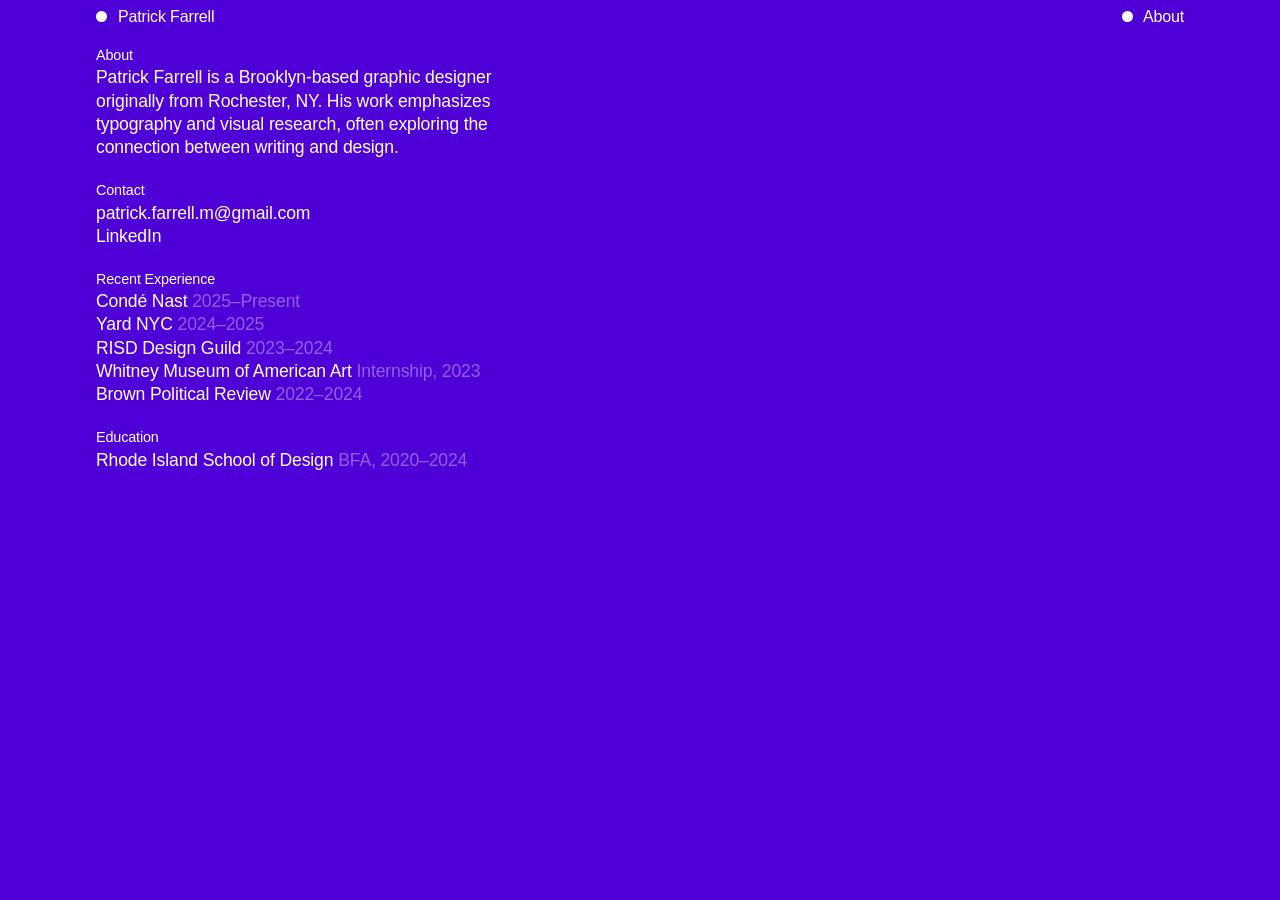
<file: About.html>
<!DOCTYPE html>
<html lang="en">
<head>
  <meta charset="UTF-8">
  <meta name="viewport" content="width=device-width, initial-scale=1.0">
  <title>Patrick Farrell</title>
  <link rel="stylesheet" href="Styles.css">
  <script src="JavaScript.js"></script>
  <link rel="icon" type="image/x-icon" href="IMAGES/patrickfavicon.png">
  <style>

    body {
      background-color: rgb(78, 0, 214);
      color: white;
      max-width: 100%;
    }

    ::selection {
      background-color: white;
      color: rgb(78, 0, 214);
    }

    .hello {
      background-color: rgb(78, 0, 214);
      color: white;
    }

    .hello-text {
      color: white;
    }

    .hello-text:hover,
    .nav-link:hover .hello-text {
      color: rgb(145, 96, 230);
    }

    .circle {
      background-color: white;
    }

    .nav-link:hover .circle {
      background-color: rgb(145, 96, 230);
    }

    h1 {
      margin-top: 0.15rem;
      margin-bottom: 1.5rem;
      max-width: 70%;
    }

    h1 a {
      color: white;
      text-decoration: none;
    }

    h1 a:hover {
      text-decoration: underline solid white;
      text-decoration-thickness: 0.03rem;
      text-underline-offset: 0.25rem;
      color: white;
    }

    h4 {
      color: white;
    }

    h5 {
      font-size: 0.9rem;
      color: white;
      margin-bottom: 0;
    }

    .bio {
        left: 7rem;
    }

    .sub-about {
      color: rgb(145, 96, 230);
    }

    .container {
      width: 50vw;
      margin-bottom: 0.5rem;
    }

    @media screen and (max-width: 800px) {
      .bio {
        left: 1rem;
      }

      .container {
        width: 100%;
        max-width: 100vw;
      }

    }
  </style>
</head>
<body>

  <div class="hello flex">
    <div class="left">
      <a href="index.html" class="nav-link">
        <div class="circle"></div>
        <span class="hello-text">Patrick Farrell</span>
      </a>
    </div>
    <div class="right">
      <a href="About.html" class="nav-link">
        <div class="circle"></div>
        <span class="hello-text">About</span>
      </a>
    </div>
  </div>

  <div class="center">
    <div class="bio">

      <h5>About</h5>
      <div class="container description">
        <h1>
          Patrick Farrell is a Brooklyn-based graphic designer originally from Rochester, NY. His work emphasizes
          typography and visual research, often exploring the connection between writing and design.
        </h1>
      </div>

      <h5>Contact</h5>
      <div class="container description">
        <h1>
          <a href="mailto:patrick.farrell.m@gmail.com">patrick.farrell.m@gmail.com</a><br>
          <a href="https://www.linkedin.com/in/patrick-farrell-17b54a19b">LinkedIn</a>
        </h1>
      </div>

      <h5>Recent Experience</h5>
      <div class="container description">
        <h1>
          Condé Nast <span class="sub-about">2025–Present</span><br>
          Yard NYC <span class="sub-about">2024–2025</span><br>
          RISD Design Guild <span class="sub-about">2023–2024</span><br>
          Whitney Museum of American Art <span class="sub-about">Internship, 2023</span><br>
          Brown Political Review <span class="sub-about">2022–2024</span>
        </h1>
      </div>

      <h5>Education</h5>
      <div class="container description">
        <h1>
          Rhode Island School of Design
          <span class="sub-about">BFA, 2020–2024</span>
        </h1>
      </div>

      <!-- <h6>Last Updated: November 2025</h6> -->

    </div>
  </div>

</body>
</html>
</file>
<file: Styles.css>
.gallery-container {
    width: 100%;
    margin-bottom: 0.2rem;   
}

.container {
    /* display: flex; */
    width: 75vw;
}

.gallery-media {
    width: 100%;
    border-radius: 7px;
    margin-top: 3.1rem;
    margin-bottom: 0.2rem;
    cursor: url('IMAGES/Cursor.png') 16 16, auto;
    /* margin: auto;
    display: block;
    margin-left: auto;
    margin-right: auto; */
}

img {
    width: 100%;
    height: 100%;
    aspect-ratio: 2500 / 1667;
    border-radius: 5px;
    -webkit-user-select: none;
}

video {
    aspect-ratio: 2500 / 1667;
}

a {
    text-decoration: none;
}

h1 a {
    text-decoration: underline;
    text-decoration-thickness: 0.05rem;
    text-decoration-color: rgb(23, 23, 23);
    text-underline-offset: 0.25rem;
    color: black;
    
}

a:hover {
    color: rgb(78, 0, 214);
    text-decoration-color: rgb(78, 0, 214);
}

body {
    font-family: "neue-haas-unica", sans-serif;
    font-weight: 400;
    font-style: normal;
    margin-left: 6rem;
    margin-right: 6rem;
    letter-spacing: -0.009rem;
    background-color: rgb(243, 243, 243)
}

/* .center {
    padding-left: 0rem;
    padding-right: 0rem;
} */

h1 {
    font-weight: normal;
    font-size: 1.1rem;
    line-height: 1.45rem;
    margin-top: 0.35rem;
    max-width: 65%;
}

h4 {
    font-weight: normal;
    font-size: 1rem;
    line-height: 1.3rem;
    margin-top: 0;
    margin-bottom: 2.5rem;
    /* max-width: 80%; */
}

h5 {
    font-weight: normal;
    font-size: 0.75rem;
    line-height: 0.9rem;
    margin-right: 0rem;
    padding-bottom: 0.1rem;
    margin-bottom: 0rem;
    margin-top: 0;
    max-width: 50%;
    text-wrap: pretty;
}

.bold {
    font-weight: bold;
}

h5 a {
    text-decoration: none;
    color: inherit;
}

h6 {
    font-weight: normal;
    font-size: 0.75rem;
    color: gray;
    text-align: left;
    margin-top: 7rem;
    margin-bottom: 0.75rem;
    text-align: left;
}


::selection {
    background-color: rgb(78, 0, 214);
    color: white;
}

.bio {
    left: 6rem;
    /* right: 0; */
    margin-top: 3rem;
    flex-basis: 50%;
    text-wrap: pretty;
    /* position: absolute; */
}

.hover_img {
    position: relative;
}

.description {
    margin-top: 0;
    margin-left: 0;    
}

.credits {
   margin-bottom: 0;
   flex-basis: 50%;
}

.test {
    position: fixed;
    max-width: 100%;
}

.sub {
    color: gray;
}

.circle {
    border-radius: 50%;
    background-color: gray;
    height: 0.7rem;
    width: 0.7rem;
    display: inline-block;
    margin-right: 0.4rem;
}

.circle-title {
    border-radius: 50%;
    background-color: rgb(78, 0, 214);
    height: 0.7rem;
    width: 0.7rem;
    display: inline-block;
    margin-right: 0.4rem;
}

.title {
    font-size: 0.95rem;
    color: rgb(78, 0, 214);
}

.flex {
    display: flex;
    justify-content: space-between;
    max-width: 100%;
}

.hello {
    position: fixed;
    top: 0;
    left: 0;
    right: 0;
    color: gray;
   background-color: rgb(243, 243, 243);
    /* padding-left: 1.25rem;
    padding-right: 1.25rem; */
    padding-top: 0.5rem;
    padding-bottom: 0.5rem;
    padding-left: 5rem;
    padding-right: 5rem;
    user-select: none;
    justify-content: space-between;
    align-items: center;
    z-index: 1000;
}

.hello-text {
    color: gray;
}

/* .hello-text:hover {
    color: rgb(78, 0, 214)
} */

.nav-link:hover .hello-text {
    color: rgb(78, 0, 214)
}

.nav-link:hover .circle {
   background-color: rgb(78, 0, 214)
}


.hello-text a {
    text-decoration: none;
}

.left, .right {
    display: flex;
    gap: 1.5rem;
    align-items: center;
    max-width: 100vw;
    margin-left: 1rem;
    margin-right: 1rem;
}


/* .left:hover .circle {
    background-color: rgb(78, 0, 214)
}

.right:hover .circle {
     background-color: rgb(78, 0, 214)
} */


@media screen and (max-width: 800px) {  
    .center {
        max-width: 91%;
        padding-left: 1.25rem;
        padding-right: 1.25rem;
    }

    .bio {
        max-width: 100%;
    }

    .description {
        max-width:  100%;
    }

    .hello {
        padding-left: 0;
        padding-right: 0;
    }

    .container {
        width: 100vw;
    }

    .gallery-media {
    width: 100%;
    }

    .hello {
        margin-left: 0;
        margin-right: 0;
    }

    body {
        margin-left: 0rem;
        margin-right: 0rem;
        /* background-color: purple; */
    }

    h1 {
        max-width: 100%;
    }

    h5 {
        max-width: 100%;
    }

    .gallery-container {
        width: 100%;
        margin-right: 0;
    }
}

@media screen and (min-width: 800px) {
    .gallery-container {
        width: 100%;
    }
}

@media (prefers-color-scheme: dark) {
    body {
        background-color: rgb(20, 20, 20);
        color: white;
    }

    .hello {
        background-color: rgb(20, 20, 20);
        color: white;
    }

    ::selection {
        background-color: white;
        color: black;
    }
}
</file>
